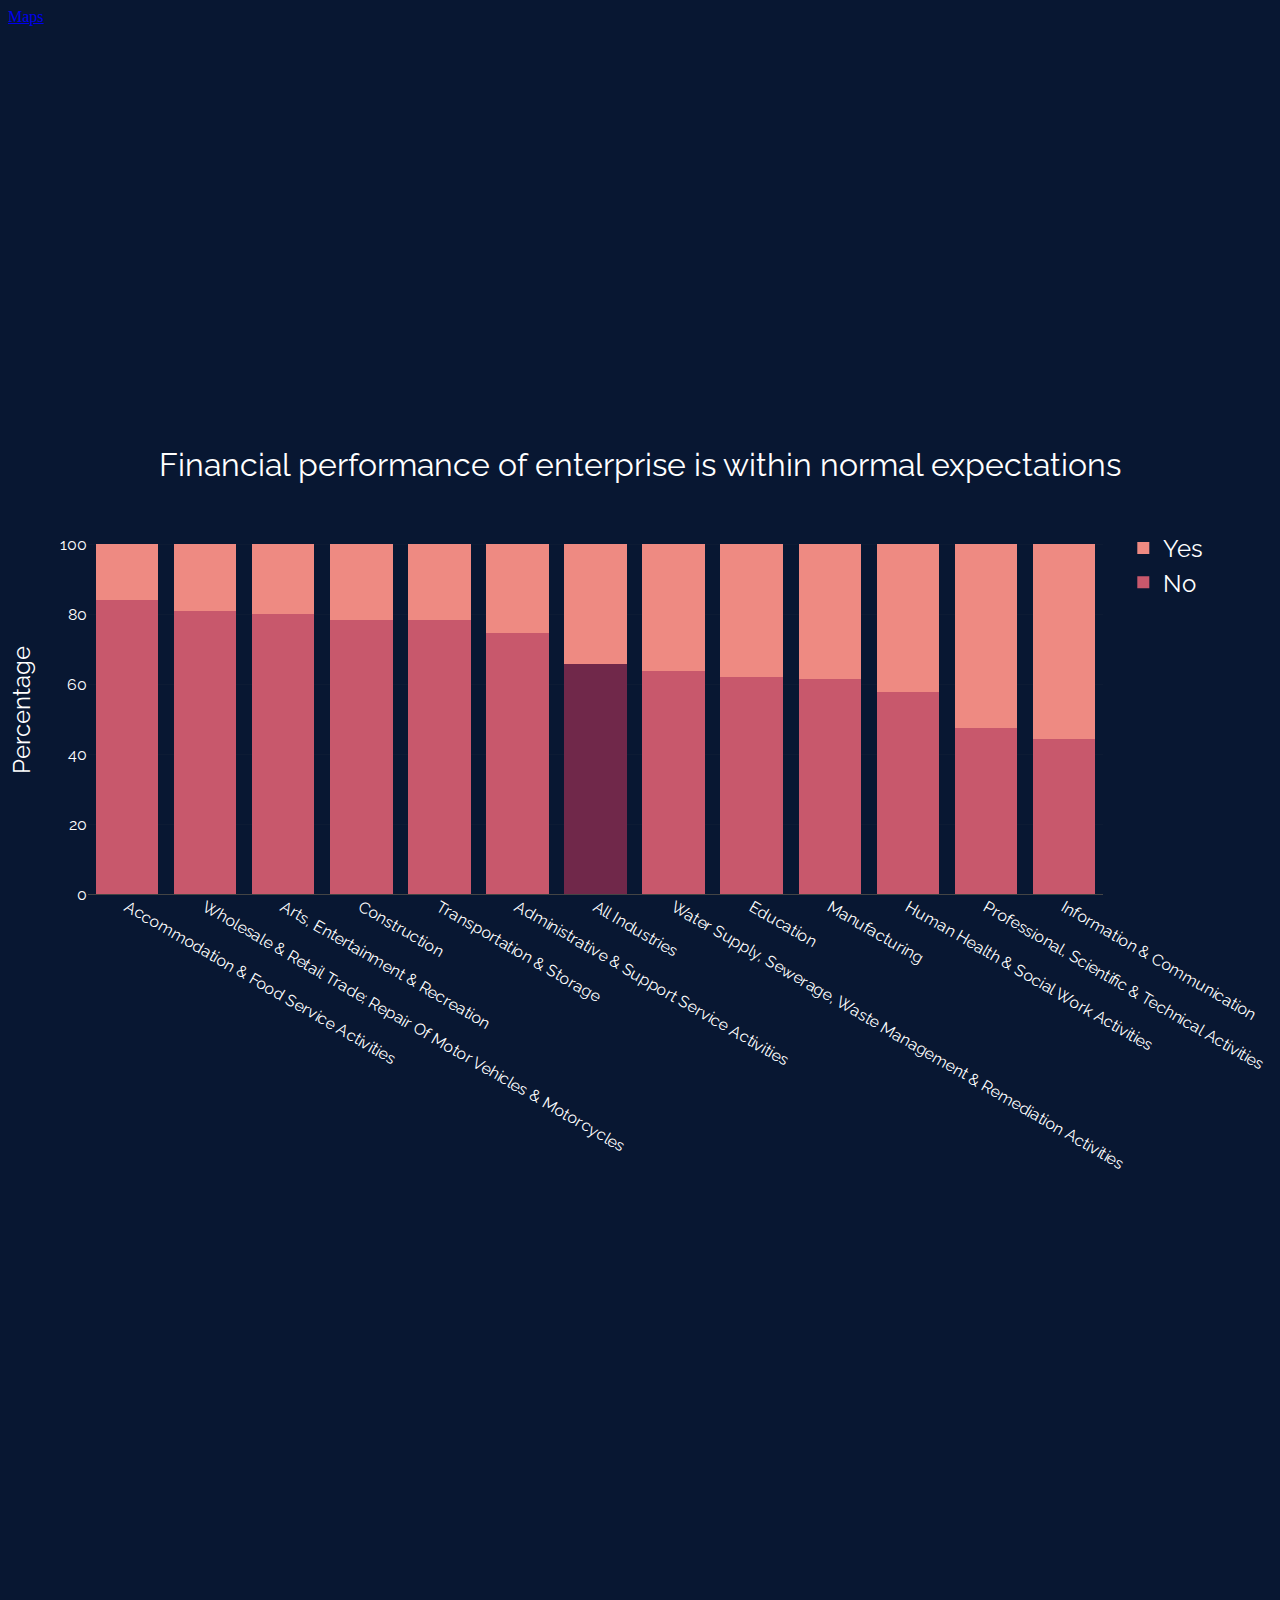
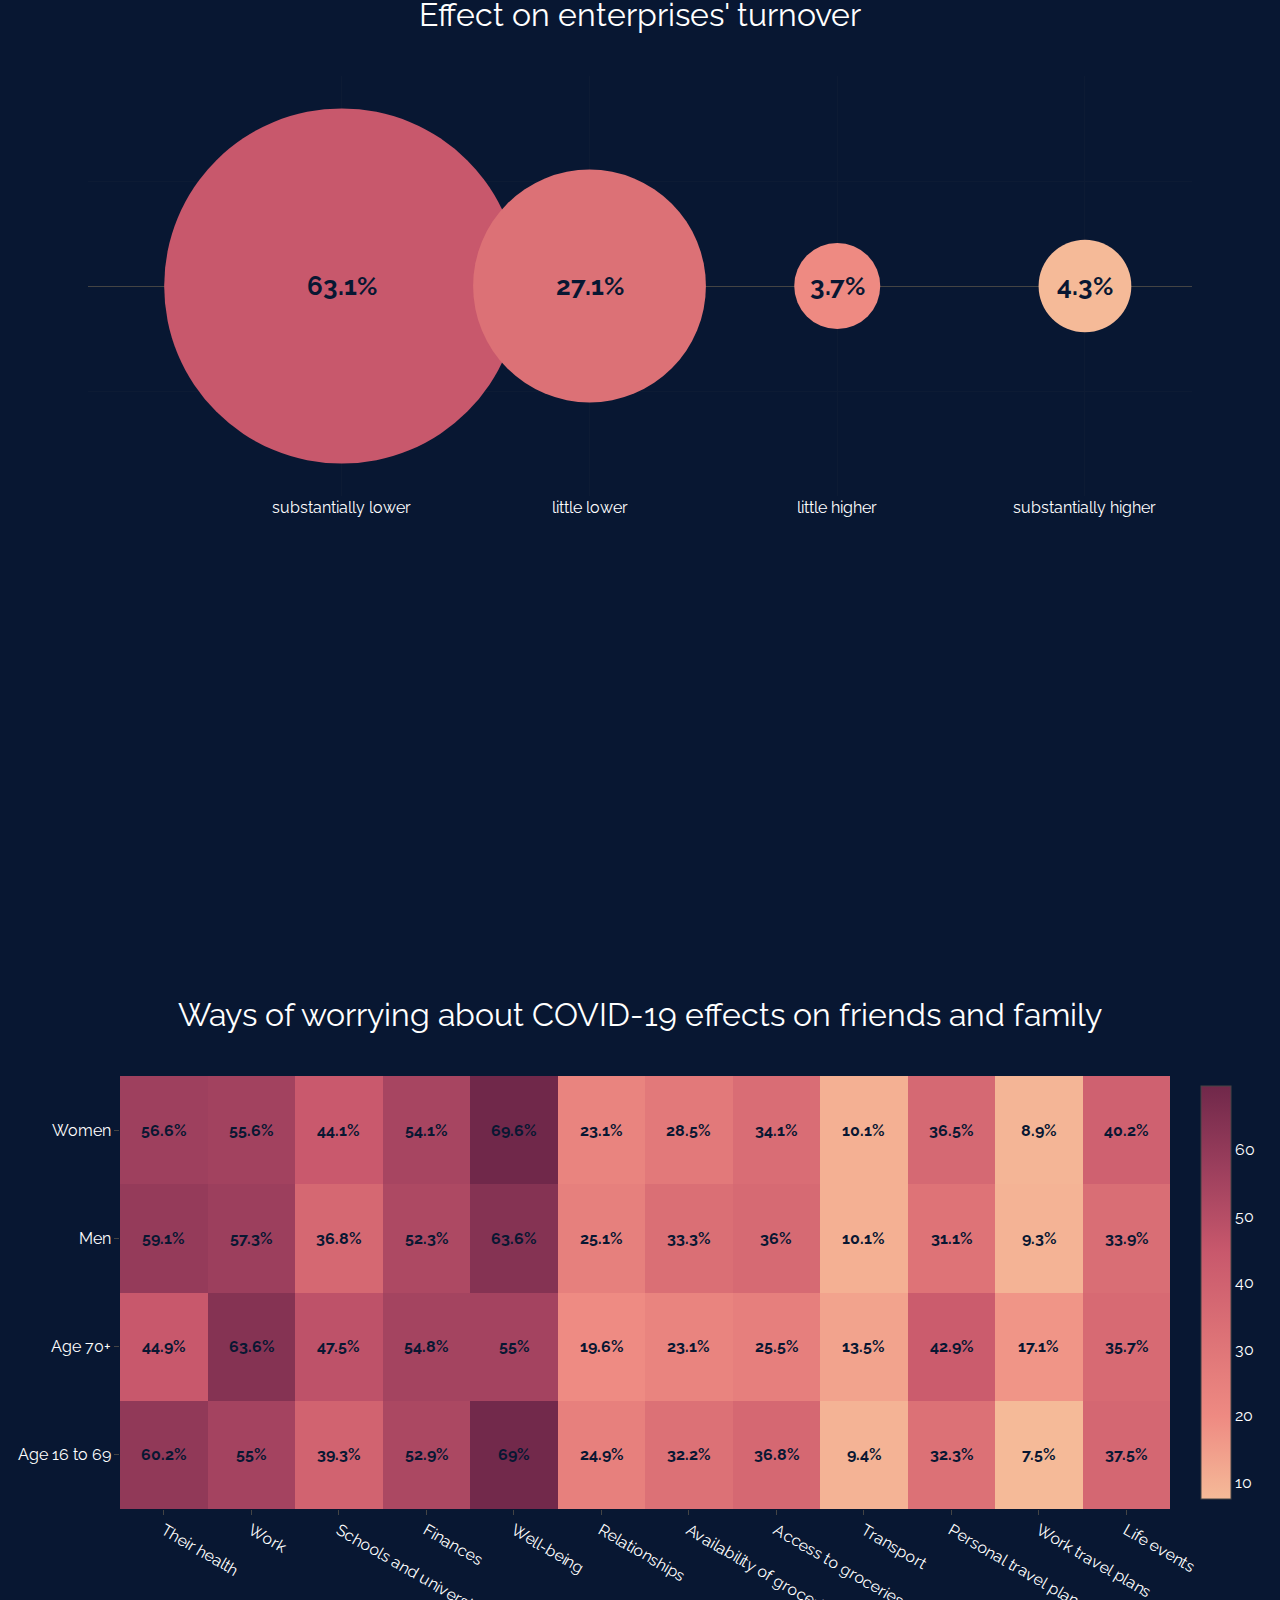
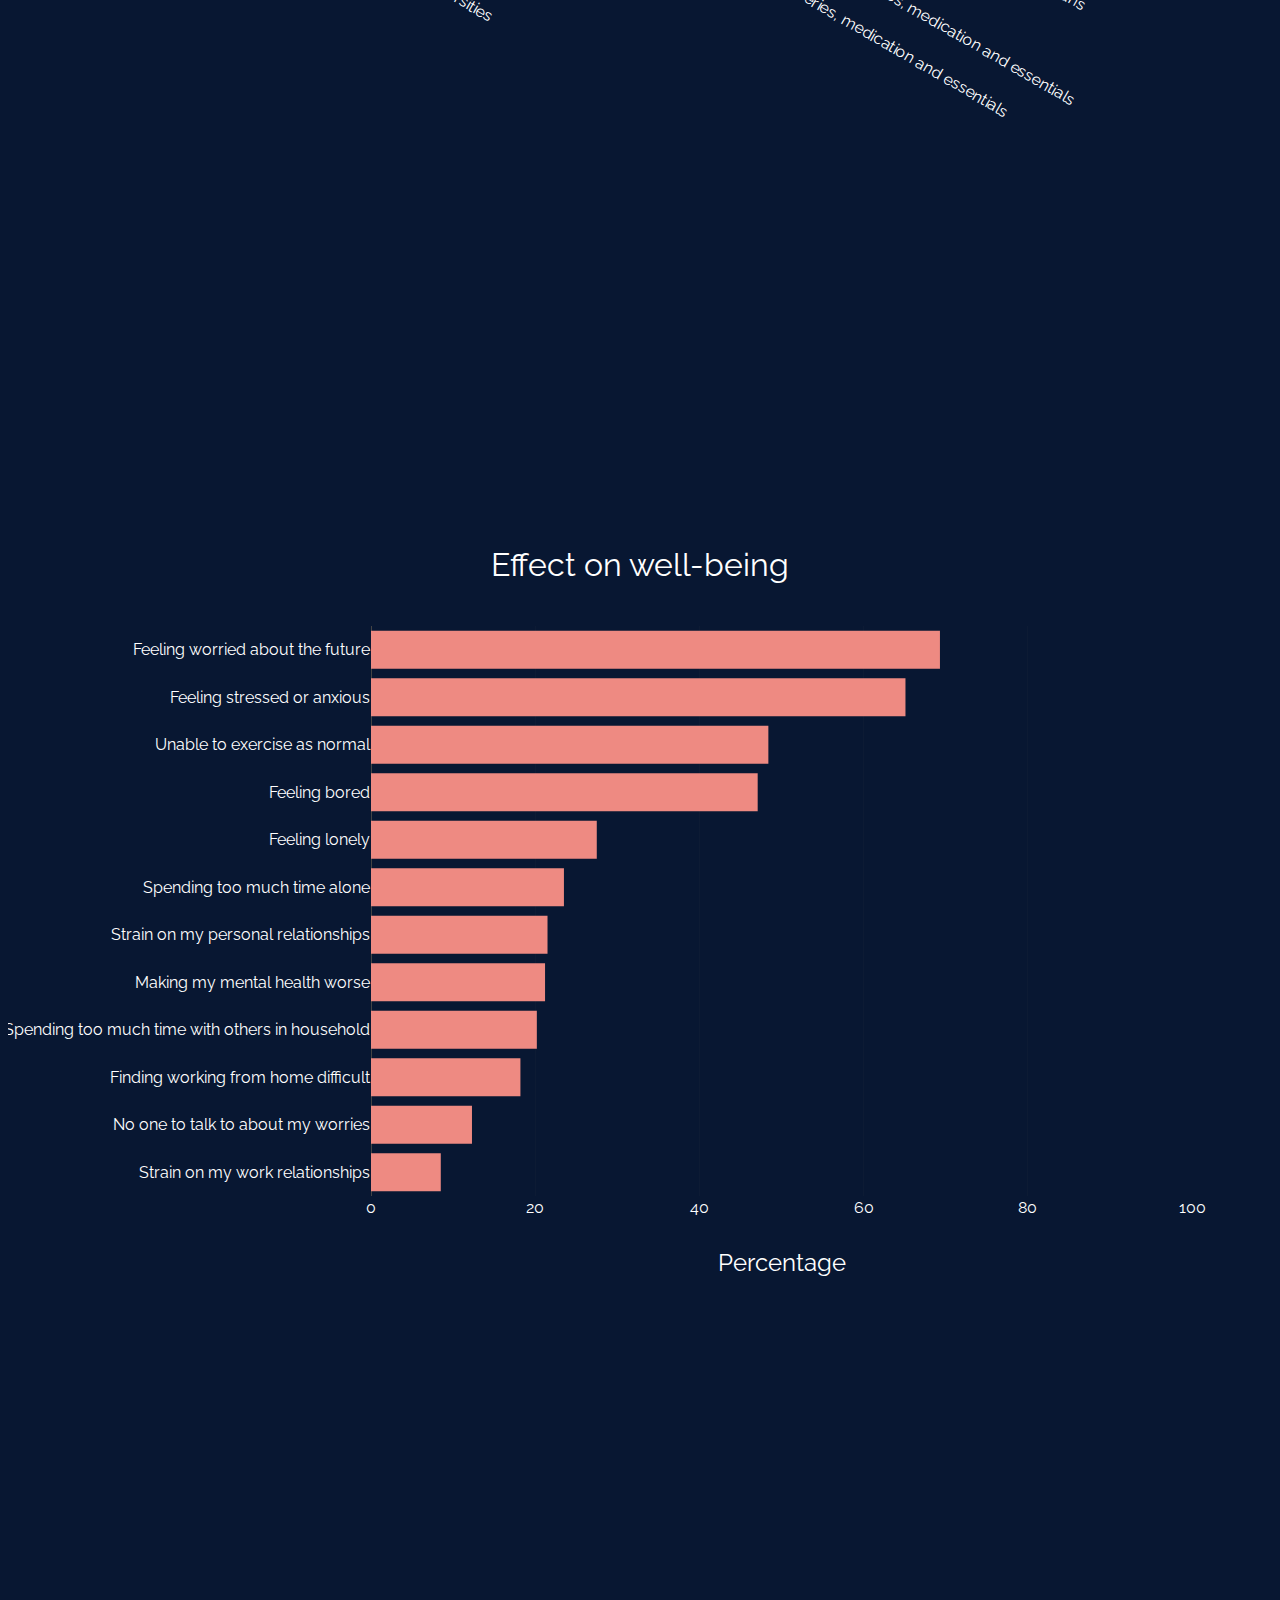
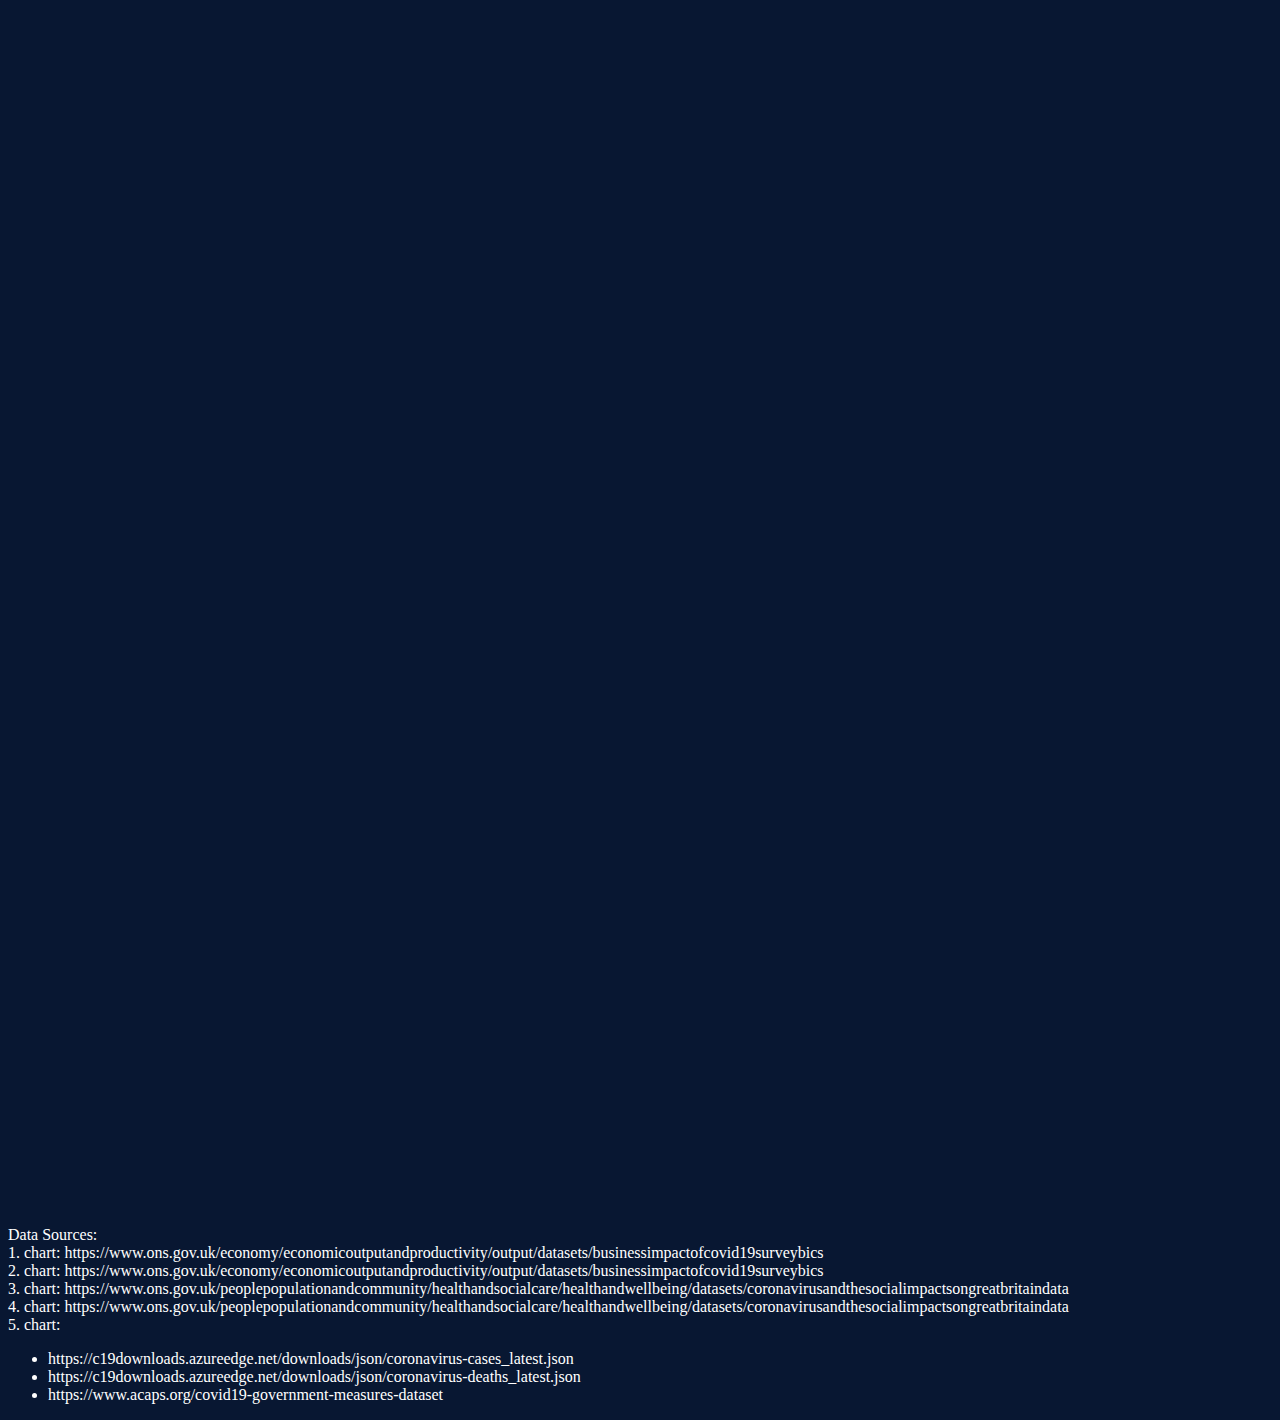
<file: index.html>
<head>
    <script src="https://cdn.plot.ly/plotly-latest.min.js"></script>
    <script src="index.js"></script>
    <script src="data.js"></script>
    <link rel="stylesheet" type="text/css" href="style.css">
    <link href="https://fonts.googleapis.com/css2?family=Raleway:wght@200&display=swap" rel="stylesheet">
</head>
<body style="background-color:#081732">
    <a href="map.html">Maps</a>
    <div style="height:400px;"></div>
    <div id="businessPerformance" style="height:750px;"></div>
    <div style="height:400px;"></div>
    <div id="turnover"></div>
    <div style="height:400px;"></div>
    <div id="heatMapDiv" style="height:750px;"></div>
    <div style="height:400px;"></div>
    <div id="wellbeing" style="height:750px;"></div>
    <div style="height:400px;"></div>
    <div id="confDeadUK" style="height:750px;"></div>
    <div style="height:400px;"></div>
    <div style="color:#ffffff">
        Data Sources:<br>
        1. chart: https://www.ons.gov.uk/economy/economicoutputandproductivity/output/datasets/businessimpactofcovid19surveybics<br>
        2. chart: https://www.ons.gov.uk/economy/economicoutputandproductivity/output/datasets/businessimpactofcovid19surveybics<br>
        3. chart: https://www.ons.gov.uk/peoplepopulationandcommunity/healthandsocialcare/healthandwellbeing/datasets/coronavirusandthesocialimpactsongreatbritaindata<br>
        4. chart: https://www.ons.gov.uk/peoplepopulationandcommunity/healthandsocialcare/healthandwellbeing/datasets/coronavirusandthesocialimpactsongreatbritaindata<br>
        5. chart:
        <ul>
            <li>https://c19downloads.azureedge.net/downloads/json/coronavirus-cases_latest.json</li>
            <li>https://c19downloads.azureedge.net/downloads/json/coronavirus-deaths_latest.json</li>
            <li>https://www.acaps.org/covid19-government-measures-dataset</li>
        </ul>        
    </div>
</body>
</file>
<file: style.css>
html {
    overflow:   scroll;
  }
  ::-webkit-scrollbar {
      width: 0px;
      background: transparent; /* make scrollbar transparent */
  }
</file>
